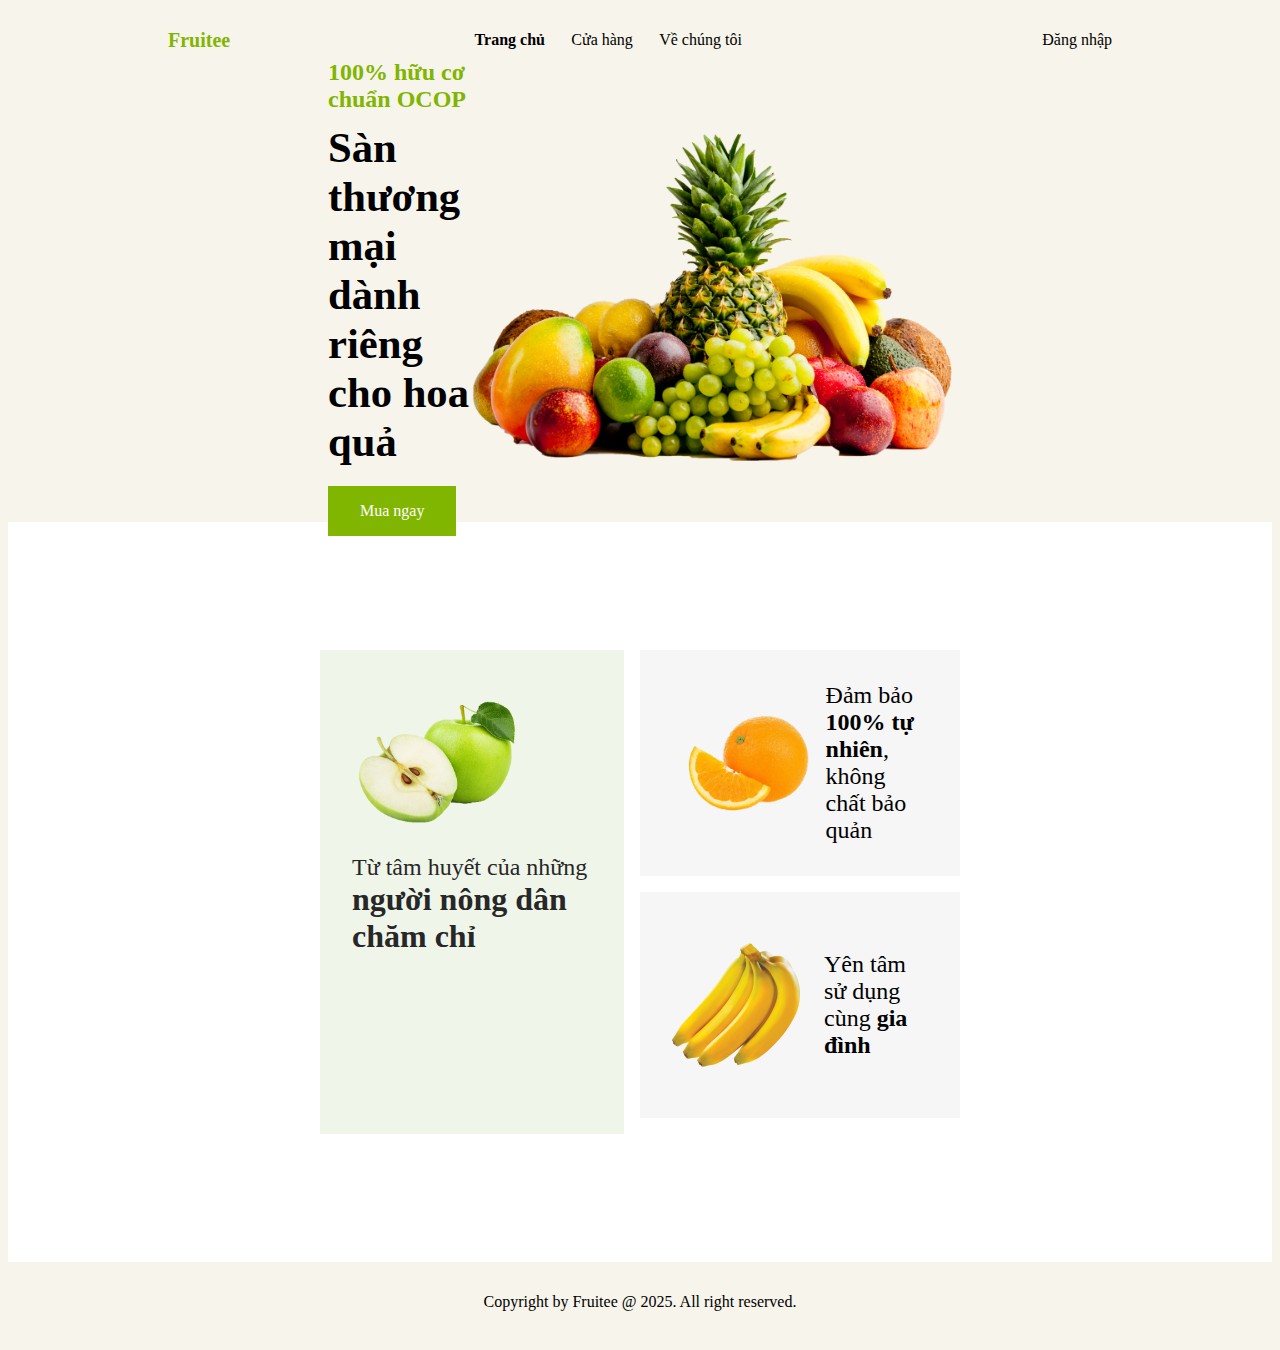
<file: index.html>
<!DOCTYPE html>
<html lang="en">
  <head>
    <meta charset="UTF-8" />
    <meta name="viewport" content="width=device-width, initial-scale=1.0" />
    <title>Fruitee</title>

    <link href="./css/styles.css" rel="stylesheet" />
    <link href="./css/index.css" rel="stylesheet" />
  </head>
  <body style="background-color: #f7f4eb">
    <div class="flex space-between items-center px-10 py-1">
      <a style="color: #80b600; font-size: 1.25rem" class="bold">Fruitee</a>
      <div class="w-1_4 flex space-evenly">
        <a class="bold pointer">Trang chủ</a>
        <a class="pointer">Cửa hàng</a>
        <a class="pointer">Về chúng tôi</a>
      </div>
      <div class="flex items-center">
        <img
          src="./assets/svg/cart.svg"
          class="w_2 h_2"
          style="margin-right: 1.5rem; visibility: hidden"
        />
        <a class="pointer">Đăng nhập</a>
      </div>
    </div>

    <div class="flex space-between mx-20 h-1_2 items-center">
      <div>
        <p class="bold" style="color: #80b600; font-size: 18pt; margin: 0px">
          100% hữu cơ chuẩn OCOP
        </p>
        <p class="bold" style="font-size: 32pt; margin: 10px 0 20px 0">
          Sàn thương mại dành riêng cho hoa quả
        </p>
        <div
          style="background-color: #80b600; color: white"
          class="flex center px_2 py-1 w-fit pointer"
        >
          Mua ngay
        </div>
      </div>
      <img src="./assets/images/imgFruits.png" class="w_30 contain" />
    </div>

    <div
      class="w-full flex center items-center py-8"
      style="background-color: white"
    >
      <div class="grid w-1_2">
        <div class="first p-2 serif" style="margin-right: 1rem">
          <img src="./assets/images/imgApple.png" style="width: 70%" />
          <div class="inline-block">
            <p style="font-size: 1.5rem; color: #272727">
              Từ tâm huyết của những
            </p>
            <p style="font-size: 2rem; color: #272727" class="bold">
              người nông dân chăm chỉ
            </p>
          </div>
        </div>
        <div
          class="second flex p-2 items-center serif"
          style="margin-bottom: 1rem"
        >
          <img src="./assets/images/imgOrange.webp" style="width: 60%" />
          <a style="text-wrap: wrap; font-size: 1.5rem"
            >Đảm bảo <b>100% tự nhiên</b>, không chất bảo quản</a
          >
        </div>
        <div
          class="third flex p-2 items-center serif"
          style="margin-bottom: 1rem"
        >
          <img src="./assets/images/imgBanana.webp" style="width: 50%" />
          <a style="text-wrap: wrap; font-size: 1.5rem; margin-left: 1.5rem"
            >Yên tâm sử dụng cùng <b>gia đình</b></a
          >
        </div>
      </div>
    </div>

    <div style="height: 80px" class="flex items-center center">
      Copyright by Fruitee @ 2025. All right reserved.
    </div>
  </body>
</html>
</file>
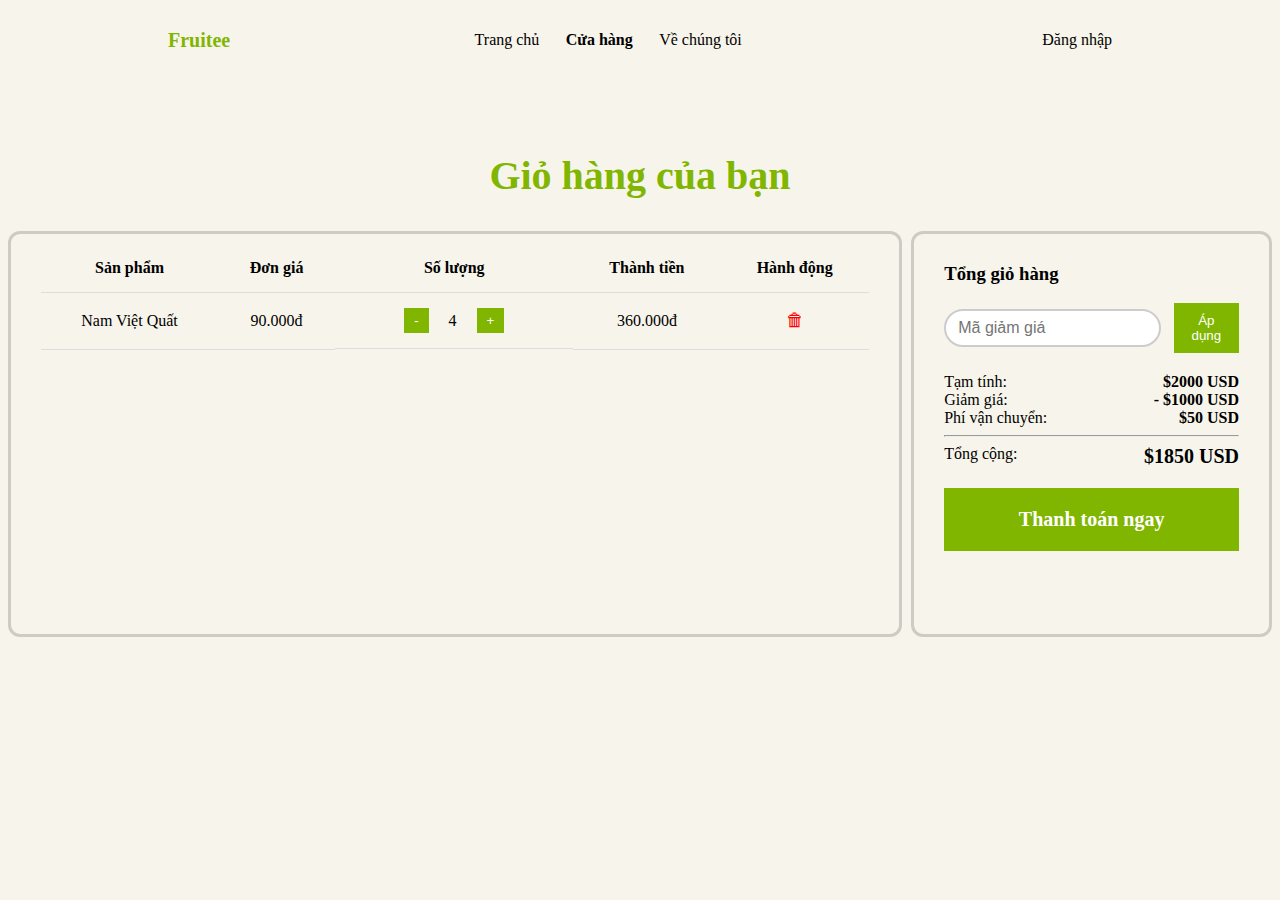
<file: cart.html>
<!DOCTYPE html>
<html lang="en">
  <head>
    <meta charset="UTF-8" />
    <meta name="viewport" content="width=device-width, initial-scale=1.0" />

    <title>Fruitee</title>

    <link
      rel="stylesheet"
      href="https://cdnjs.cloudflare.com/ajax/libs/font-awesome/6.4.2/css/all.min.css"
    />

    <link href="./css/styles.css" rel="stylesheet" />
    <link href="./css/cart.css" rel="stylesheet" />
  </head>
  <body style="background-color: #f7f4eb">
    <div class="flex space-between items-center px-10 py-1">
      <a style="color: #80b600; font-size: 1.25rem" class="bold">Fruitee</a>
      <div class="w-1_4 flex space-evenly">
        <a class="pointer">Trang chủ</a>
        <a class="bold pointer">Cửa hàng</a>
        <a class="pointer">Về chúng tôi</a>
      </div>
      <div class="flex items-center">
        <img
          src="./assets/svg/cart.svg"
          class="w_2 h_2"
          style="margin-right: 1.5rem; visibility: hidden"
        />
        <a class="pointer">Đăng nhập</a>
      </div>
    </div>
  </body>

  <div class="w-full center flex-col items-center" style="margin-top: 5rem">
    <div class="flex-col items-center">
      <p
        style="font-size: 2.5rem; color: #80b600; width: fit-content"
        class="bold"
      >
        Giỏ hàng của bạn
      </p>
    </div>

    <div
      class="w-full flex center"
      style="height: fit-content; margin-top: 2rem"
    >
      <div
        style="
          width: 70%;
          height: auto;
          border-radius: 12px;
          border: 3px solid rgba(39, 39, 39, 0.2);
          padding: 10px 30px;
        "
      >
        <div class="cart-table">
          <table>
            <tr>
              <th>Sản phẩm</th>
              <th>Đơn giá</th>
              <th>Số lượng</th>
              <th>Thành tiền</th>
              <th>Hành động</th>
            </tr>

            <!-- Jinja here -->
            <tr>
              <td>Nam Việt Quất</td>
              <td>90.000đ</td>
              <td class="quantity flex center">
                <button>-</button> 4 <button>+</button>
              </td>
              <td>360.000đ</td>
              <td><button class="delete-btn">🗑</button></td>
            </tr>
          </table>
        </div>
      </div>
      <div style="width: 10px"></div>
      <div
        style="
          height: 25rem;
          width: 30%;
          border-radius: 12px;
          border: 3px solid rgba(39, 39, 39, 0.2);
        "
      >
        <div class="order-summary" style="padding: 10px 30px">
          <h3>Tổng giỏ hàng</h3>
          <div class="flex center items-center">
            <input type="text" placeholder="Mã giảm giá" />
            <button style="margin-left: 8px" class="apply-button">
              Áp dụng
            </button>
          </div>
          <div style="margin-top: 20px">
            <div class="row flex space-between">
              <p>Tạm tính:</p>
              <strong>$2000 USD</strong>
            </div>
            <div class="row flex space-between">
              <p>Giảm giá:</p>
              <strong>- $1000 USD</strong>
            </div>
            <div class="row flex space-between">
              <p>Phí vận chuyển:</p>
              <strong>$50 USD</strong>
            </div>
            <hr />
            <div class="row flex space-between">
              <p>Tổng cộng:</p>
              <strong style="font-size: 1.25rem">$1850 USD</strong>
            </div>
          </div>
          <button class="checkout-btn" style="margin-top: 20px">
            <b>Thanh toán ngay</b>
          </button>
        </div>
      </div>
    </div>
  </div>
</html>
</file>
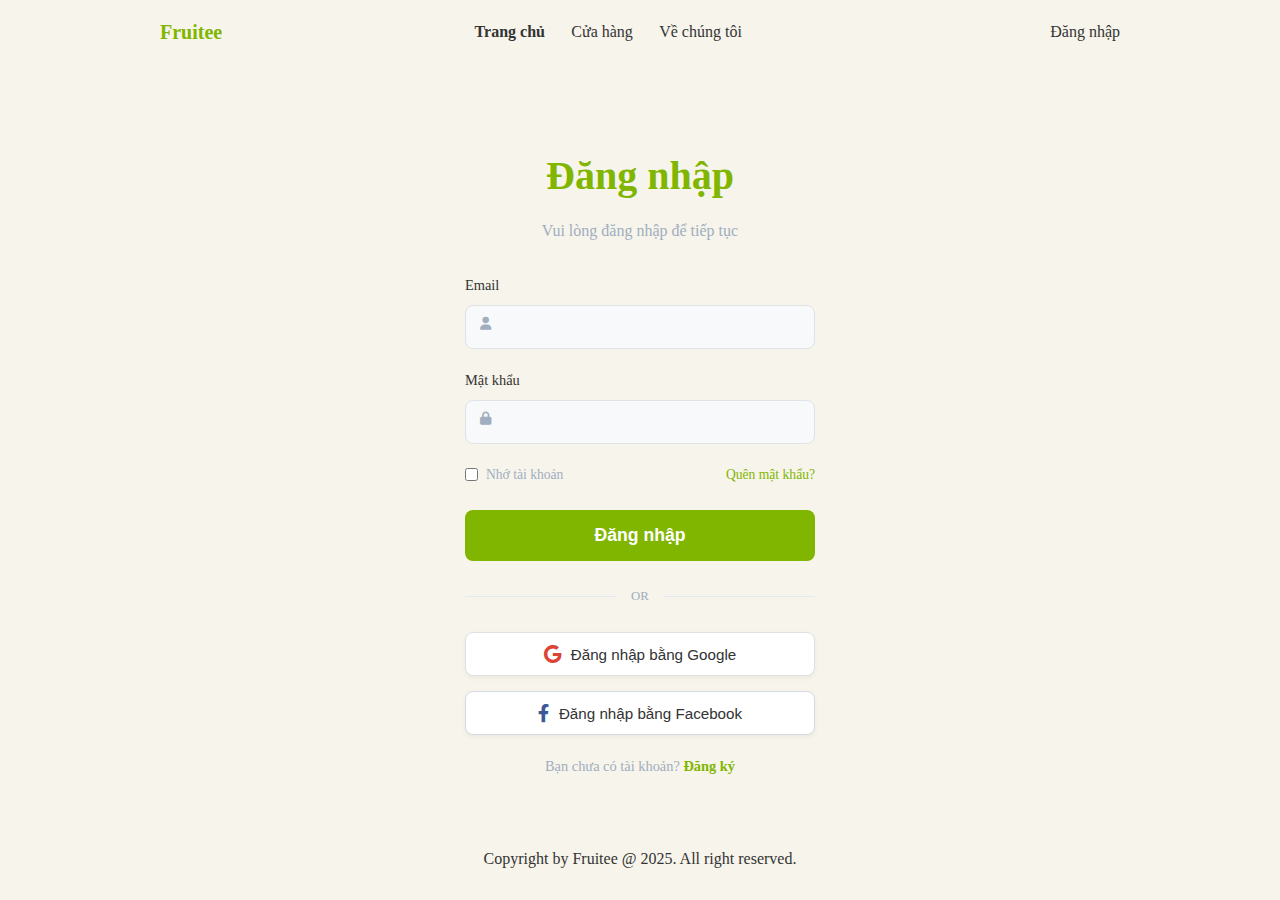
<file: login.html>
<!DOCTYPE html>
<html lang="en">
  <head>
    <meta charset="UTF-8" />
    <meta name="viewport" content="width=device-width, initial-scale=1.0" />
    <title>Fruitee</title>

    <link
      rel="stylesheet"
      href="https://cdnjs.cloudflare.com/ajax/libs/font-awesome/6.0.0-beta3/css/all.min.css"
    />
    <link href="./css/styles.css" rel="stylesheet" />
    <link href="./css/login.css" rel="stylesheet" />
  </head>
  <body style="background-color: #f7f4eb">
    <div class="flex space-between items-center px-10 py-1">
      <a
        style="color: #80b600; font-size: 1.25rem; text-decoration: none"
        class="bold"
        href="/"
        >Fruitee</a
      >
      <div class="w-1_4 flex space-evenly">
        <a class="bold pointer">Trang chủ</a>
        <a class="pointer">Cửa hàng</a>
        <a class="pointer">Về chúng tôi</a>
      </div>
      <div class="flex items-center">
        <img
          src="./assets/svg/cart.svg"
          class="w_2 h_2"
          style="margin-right: 1.5rem; visibility: hidden"
        />
        <a class="pointer">Đăng nhập</a>
      </div>
    </div>

    <div class="flex center" style="margin-top: 2.5rem">
      <div class="login-container">
        <form class="login-form" action="#" method="post">
          <h1 style="font-size: 2.5rem">Đăng nhập</h1>
          <p class="subtitle" style="font-size: 1rem">
            Vui lòng đăng nhập để tiếp tục
          </p>

          <div class="input-group">
            <label for="username"><i class="fas fa-user icon"></i>Email</label>
            <input type="text" id="username" name="username" required />
          </div>

          <div class="input-group">
            <label for="password"
              ><i class="fas fa-lock icon"></i> Mật khẩu</label
            >
            <input type="password" id="password" name="password" required />
          </div>

          <div class="options">
            <label class="remember-me">
              <input type="checkbox" name="remember" /> Nhớ tài khoản
            </label>
            <a href="#" class="forgot-password">Quên mật khẩu?</a>
          </div>

          <button type="submit" class="login-button">Đăng nhập</button>

          <div class="separator">
            <span>OR</span>
          </div>

          <button type="button" class="social-login google">
            <i class="fab fa-google"></i> Đăng nhập bằng Google
          </button>
          <button type="button" class="social-login facebook">
            <i class="fab fa-facebook-f"></i> Đăng nhập bằng Facebook
          </button>

          <p class="signup-link">
            Bạn chưa có tài khoản? <a href="#">Đăng ký</a>
          </p>
        </form>
      </div>
    </div>

    <div style="height: 80px" class="flex items-center center">
      Copyright by Fruitee @ 2025. All right reserved.
    </div>
  </body>
</html>
</file>
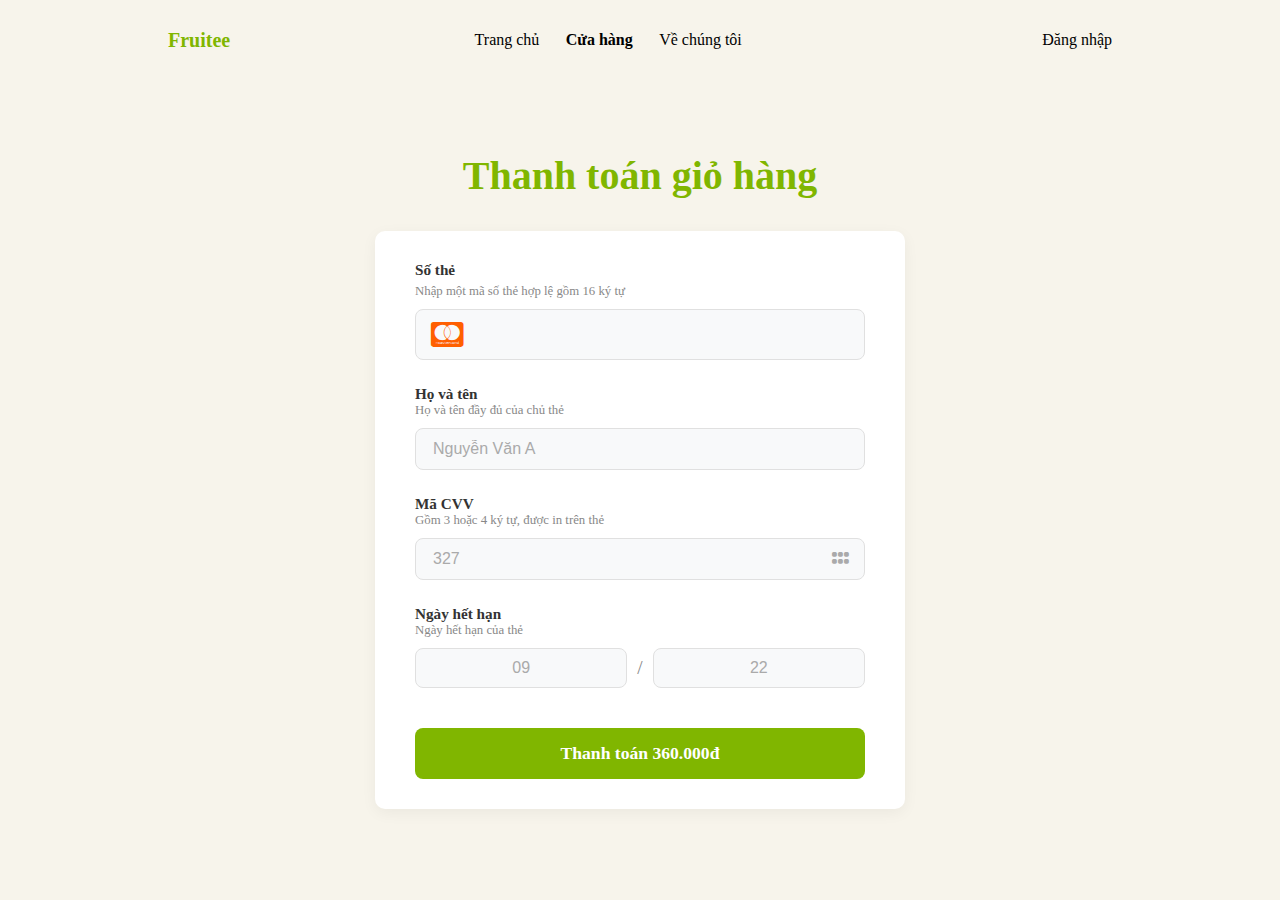
<file: payment.html>
<!DOCTYPE html>
<html lang="en">
  <head>
    <meta charset="UTF-8" />
    <meta name="viewport" content="width=device-width, initial-scale=1.0" />

    <title>Fruitee</title>

    <link
      rel="stylesheet"
      href="https://cdnjs.cloudflare.com/ajax/libs/font-awesome/6.4.2/css/all.min.css"
    />

    <link href="./css/styles.css" rel="stylesheet" />
    <link href="./css/payment.css" rel="stylesheet" />
  </head>
  <body style="background-color: #f7f4eb">
    <div class="flex space-between items-center px-10 py-1">
      <a style="color: #80b600; font-size: 1.25rem" class="bold">Fruitee</a>
      <div class="w-1_4 flex space-evenly">
        <a class="pointer">Trang chủ</a>
        <a class="bold pointer">Cửa hàng</a>
        <a class="pointer">Về chúng tôi</a>
      </div>
      <div class="flex items-center">
        <img
          src="./assets/svg/cart.svg"
          class="w_2 h_2"
          style="margin-right: 1.5rem; visibility: hidden"
        />
        <a class="pointer">Đăng nhập</a>
      </div>
    </div>
  </body>

  <div class="flex-col items-center">
    <p
      style="
        font-size: 2.5rem;
        color: #80b600;
        width: fit-content;
        margin-top: 5rem;
      "
      class="bold"
    >
      Thanh toán giỏ hàng
    </p>
  </div>

  <div class="w-full center flex-col items-center" style="margin-top: 2rem">
    <div class="payment-form-container">
      <form class="payment-form">
        <div class="form-section">
          <div class="section-header">
            <label class="main-label">Số thẻ</label>
          </div>
          <p class="subtitle">Nhập một mã số thẻ hợp lệ gồm 16 ký tự</p>
          <div class="input-group card-display">
            <i class="fa-brands fa-cc-mastercard card-icon"></i>
            <input id="card-number" />
          </div>
        </div>

        <div class="form-section">
          <label for="cvv" class="main-label">Họ và tên</label>
          <p class="subtitle">Họ và tên đầy đủ của chủ thẻ</p>
          <div class="input-group">
            <input type="text" id="cardOwnerName" placeholder="Nguyễn Văn A" />
          </div>
        </div>

        <div class="form-section">
          <label for="cvv" class="main-label">Mã CVV</label>
          <p class="subtitle">Gồm 3 hoặc 4 ký tự, được in trên thẻ</p>
          <div class="input-group">
            <input
              type="text"
              id="cvv"
              inputmode="numeric"
              maxlength="4"
              placeholder="327"
            />
            <i class="fa-solid fa-grip icon-right"></i>
          </div>
        </div>

        <div class="form-section expiry-section">
          <div>
            <label for="expiryMonth" class="main-label">Ngày hết hạn</label>
            <p class="subtitle">Ngày hết hạn của thẻ</p>
            <div class="input-group expiry-inputs">
              <input
                type="text"
                id="expiryMonth"
                inputmode="numeric"
                maxlength="2"
                placeholder="09"
              />
              <span class="separator">/</span>
              <input
                type="text"
                id="expiryYear"
                inputmode="numeric"
                maxlength="2"
                placeholder="22"
              />
            </div>
          </div>
        </div>
        <button type="submit" class="submit-button">Thanh toán 360.000đ</button>
      </form>
    </div>
  </div>
</html>
</file>
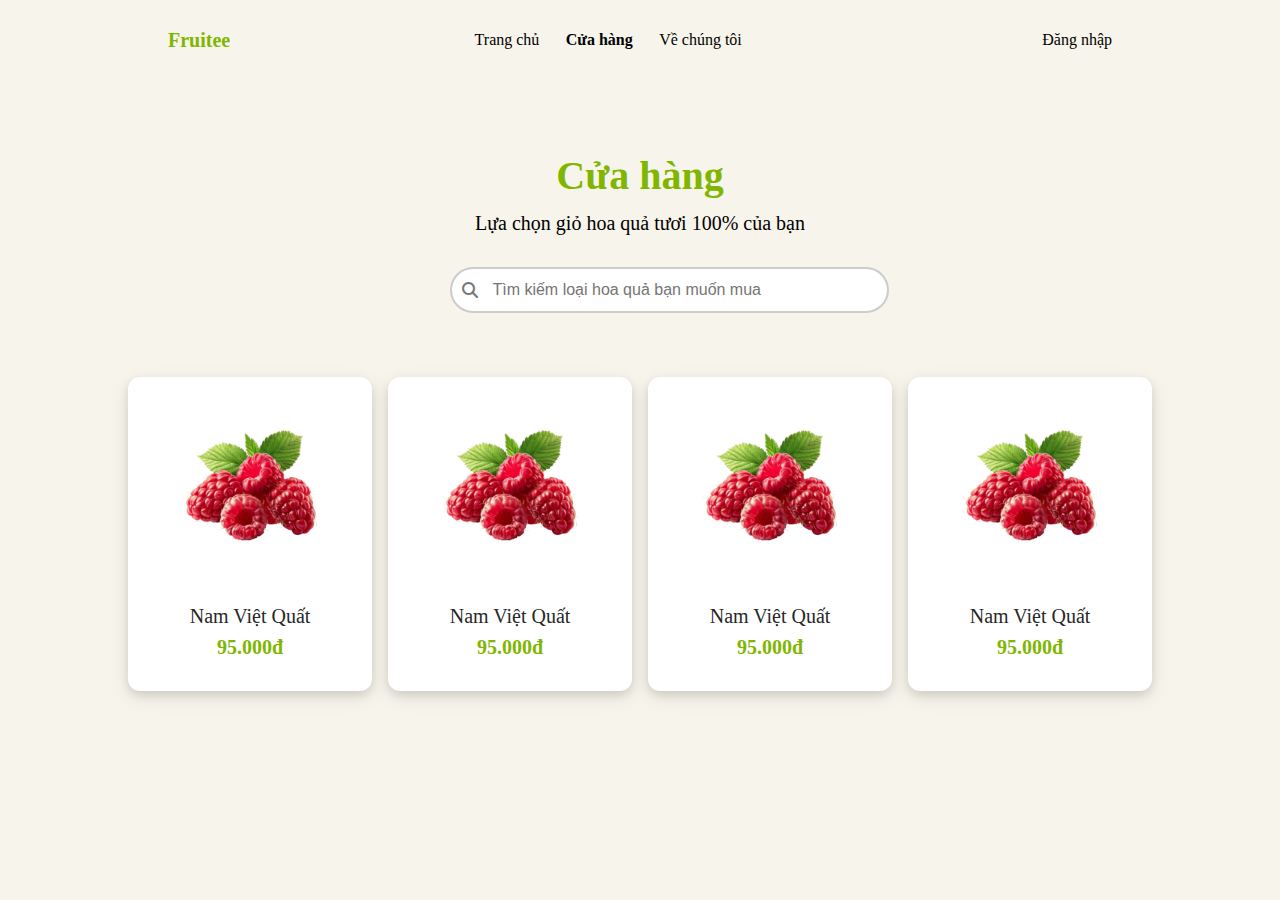
<file: shop.html>
<!DOCTYPE html>
<html lang="en">
  <head>
    <meta charset="UTF-8" />
    <meta name="viewport" content="width=device-width, initial-scale=1.0" />

    <title>Fruitee</title>

    
    <link
      rel="stylesheet"
      href="https://cdnjs.cloudflare.com/ajax/libs/font-awesome/6.4.2/css/all.min.css"
    />

    <link href="./css/styles.css" rel="stylesheet" />
    <link href="./css/index.css" rel="stylesheet" />
  </head>
  <body style="background-color: #f7f4eb">
    <div class="flex space-between items-center px-10 py-1">
      <a style="color: #80b600; font-size: 1.25rem" class="bold">Fruitee</a>
      <div class="w-1_4 flex space-evenly">
        <a class="pointer">Trang chủ</a>
        <a class="bold pointer">Cửa hàng</a>
        <a class="pointer">Về chúng tôi</a>
      </div>
      <div class="flex items-center">
        <img
          src="./assets/svg/cart.svg"
          class="w_2 h_2"
          style="margin-right: 1.5rem; visibility: hidden"
        />
        <a class="pointer">Đăng nhập</a>
      </div>
    </div>
  </body>

  <div class="w-full center flex-col items-center" style="margin-top: 5rem">
    <div class="flex-col items-center">
      <p
        style="font-size: 2.5rem; color: #80b600; width: fit-content"
        class="bold"
      >
        Cửa hàng
      </p>
      <p style="margin-top: 0.8rem; font-size: 1.25rem; width: fit-content">
        Lựa chọn giỏ hoa quả tươi 100% của bạn
      </p>
    </div>

    <div class="search-box" style="margin-top: 2rem">
      <input type="text" placeholder="Tìm kiếm loại hoa quả bạn muốn mua" />
      <i class="fa fa-search"></i>
    </div>

    <div
      style="
        margin-top: 4rem;
        margin-left: 2rem;
        margin-right: 2rem;
        gap: 16px;
        flex-wrap: wrap;
      "
      class="flex center"
    >
      <div
        class="p-2 shadow flex-col items-center space-between pointer"
        style="
          background-color: white;
          width: 180px;
          height: 250px;
          border-radius: 12px;
        "
      >
        <img
          src="./assets/images/imgRaspberry.webp"
          style="width: 150px; height: 150px; object-fit: cover"
        />
        <div class="flex-col items-center">
          <p style="font-size: 1.25rem; color: #272727">Nam Việt Quất</p>
          <p
            style="font-size: 1.25rem; color: #80b600; margin-top: 8px"
            class="semibold"
          >
            95.000đ
          </p>
        </div>
      </div>

      <div
        class="p-2 shadow flex-col items-center space-between pointer"
        style="
          background-color: white;
          width: 180px;
          height: 250px;
          border-radius: 12px;
        "
      >
        <img
          src="./assets/images/imgRaspberry.webp"
          style="width: 150px; height: 150px; object-fit: cover"
        />
        <div class="flex-col items-center">
          <p style="font-size: 1.25rem; color: #272727">Nam Việt Quất</p>
          <p
            style="font-size: 1.25rem; color: #80b600; margin-top: 8px"
            class="semibold"
          >
            95.000đ
          </p>
        </div>
      </div>

      <div
        class="p-2 shadow flex-col items-center space-between pointer"
        style="
          background-color: white;
          width: 180px;
          height: 250px;
          border-radius: 12px;
        "
      >
        <img
          src="./assets/images/imgRaspberry.webp"
          style="width: 150px; height: 150px; object-fit: cover"
        />
        <div class="flex-col items-center">
          <p style="font-size: 1.25rem; color: #272727">Nam Việt Quất</p>
          <p
            style="font-size: 1.25rem; color: #80b600; margin-top: 8px"
            class="semibold"
          >
            95.000đ
          </p>
        </div>
      </div>

      <div
        class="p-2 shadow flex-col items-center space-between pointer"
        style="
          background-color: white;
          width: 180px;
          height: 250px;
          border-radius: 12px;
        "
      >
        <img
          src="./assets/images/imgRaspberry.webp"
          style="width: 150px; height: 150px; object-fit: cover"
        />
        <div class="flex-col items-center">
          <p style="font-size: 1.25rem; color: #272727">Nam Việt Quất</p>
          <p
            style="font-size: 1.25rem; color: #80b600; margin-top: 8px"
            class="semibold"
          >
            95.000đ
          </p>
        </div>
      </div>
    </div>
  </div>
</html>
</file>
<file: css/styles.css>
body {
  font-family: Georgia, "Times New Roman", Times, serif;
}

p {
  margin: 0px;
}

.flex {
  display: flex;
}

.flex-col {
  display: flex;
  flex-direction: column;
}

.inline-block {
  display: inline-block;
}

.w-fit {
  width: fit-content;
}

.w_2 {
  width: 2rem;
}

.w_30 {
  width: 30rem;
}

.w-1_2 {
  width: 50vw;
}

.w-1_4 {
  width: 25vw;
}

.w-full {
  width: 100%;
}

.h_2 {
  height: 2rem;
}

.h-1_2 {
  height: 50vh;
}

.space-between {
  justify-content: space-between;
}

.space-evenly {
  justify-content: space-evenly;
}

.center {
  justify-content: center;
}

.items-center {
  align-items: center;
}

.contain {
  object-fit: contain;
}

.mx-10 {
  margin-left: 10rem;
  margin-right: 10rem;
}

.mx-20 {
  margin-left: 20rem;
  margin-right: 20rem;
}

.p-2 {
  padding: 2rem;
}

.px_2 {
  padding-left: 2rem;
  padding-right: 2rem;
}

.px-10 {
  padding-left: 10rem;
  padding-right: 10rem;
}

.py-1 {
  padding-top: 1rem;
  padding-bottom: 1rem;
}

.py-8 {
  padding-top: 8rem;
  padding-bottom: 8rem;
}

.grid {
  display: grid;
  grid-column-gap: 0px;
  grid-row-gap: 0px;
}

.serif {
  font-family: Georgia, "Times New Roman", Times, serif;
}

.bold {
  font-weight: bold;
}

.semibold {
  font-weight: 600;
}

.pointer {
  cursor: pointer;
}

.shadow {
  box-shadow: 0 4px 8px 0 rgba(0, 0, 0, 0.1), 0 6px 20px 0 rgba(0, 0, 0, 0.09);
}
</file>
<file: css/index.css>
.grid {
  grid-template-columns: repeat(2, 1fr);
  grid-template-rows: repeat(2, 1fr);
}

.first {
  grid-area: 1 / 1 / 3 / 2;
  background-color: #eff5e9;
}
.second {
  grid-area: 1 / 2 / 2 / 3;
  background-color: #f6f6f6;
}
.third {
  grid-area: 2 / 2 / 3 / 3;
  background-color: #f6f6f6;
}

.search-box {
  position: relative;
  width: 30%;
}

.search-box input {
  width: 100%;
  padding: 12px 15px 12px 40px;
  border: 2px solid #ccc;
  border-radius: 25px;
  outline: none;
  font-size: 16px;
  transition: 0.3s;
}

.search-box input:focus {
  border-color: #80b600;
}

.fa-search {
  position: absolute;
  top: 50%;
  left: 12px;
  transform: translateY(-50%);
  color: #777;
  font-size: 16px;
}

.search-box input:focus + .fa-search {
  color: #80b600;
}
</file>
<file: css/cart.css>
.cart-container {
  display: flex;
  justify-content: space-between;
  max-width: 900px;
  margin: auto;
  background: #fff;
  padding: 20px;
  border-radius: 10px;
  box-shadow: 0 0 10px rgba(0, 0, 0, 0.1);
}
table {
  width: 100%;
  border-collapse: collapse;
}
th,
td {
  padding: 15px;
  text-align: center;
  border-bottom: 1px solid #ddd;
}
.quantity {
  display: flex;
  align-items: center;
}
.quantity button {
  padding: 5px 10px;
  border: none;
  background: #80b600;
  color: #fff;
  cursor: pointer;
  margin: 0 20px;
}
.delete-btn {
  background: none;
  border: none;
  cursor: pointer;
  color: red;
  font-size: 18px;
}

.order-summary input {
  width: 70%;
  padding: 5px;
  margin-right: 5px;
}
.checkout-btn {
  background: #80b600;
  color: white;
  padding: 20px 10px;
  border: none;
  width: 100%;
  cursor: pointer;
  font-size: 1.25rem;
  font-family: Cambria, Cochin, Georgia, Times, "Times New Roman", serif;
}
.apply-button {
  background: #80b600;
  color: white;
  padding: 10px;
  border: none;
  cursor: pointer;
}

input {
  width: 100%;
  padding: 12px 15px 12px 40px;
  border: 2px solid #ccc;
  border-radius: 25px;
  outline: none;
  font-size: 16px;
  transition: 0.3s;
}

input:focus {
  border-color: #80b600;
}

input[type="text"] {
  padding: 8px 12px;
}
</file>
<file: css/login.css>
/* --- Variable Definitions --- */
:root {
  --primary-color: #80b600; /* A nice blue */
  --secondary-color: #80b600; /* A teal accent */
  --background-gradient-start: #f7f8fc;
  --background-gradient-end: #eef1f5;
  --text-color: #333;
  --input-border-color: #dfe3e8;
  --input-focus-color: var(--primary-color);
  --button-text-color: #fff;
  --light-gray: #a0aec0; /* For subtitles and links */
  --white: #ffffff;
  --shadow-color: rgba(0, 0, 0, 0.1);
  --separator-color: #e2e8f0;
  --google-color: #db4437;
  --facebook-color: #3b5998;
}

/* --- General Styles --- */
* {
  box-sizing: border-box;
  margin: 0;
  padding: 0;
}

body {
  justify-content: center;
  align-items: center;
  min-height: 100vh;
  color: var(--text-color);
  line-height: 1.6;
}

/* --- Login Container --- */
.login-container {
  padding: 40px 50px; /* More padding */
  border-radius: 12px; /* Softer edges */
  width: 100%;
  max-width: 450px; /* Slightly wider */
  text-align: center;
  overflow: hidden; /* Ensure contents respect border radius */
}

/* --- Form Elements --- */
.login-form h1 {
  color: var(--primary-color);
  margin-bottom: 10px;
  font-weight: 600;
  font-size: 2em; /* Larger title */
}

.login-form .subtitle {
  color: var(--light-gray);
  margin-bottom: 30px;
  font-size: 0.95em;
}

.input-group {
  margin-bottom: 20px;
  text-align: left;
  position: relative; /* Needed for icon positioning */
}

.input-group label {
  display: block;
  margin-bottom: 8px;
  font-weight: 400;
  font-size: 0.9em;
  color: var(--text-color);
}

.input-group .icon {
  margin-right: 8px;
  color: var(--light-gray);
}

.input-group input[type="text"],
.input-group input[type="password"] {
  width: 100%;
  padding: 12px 15px 12px 40px; /* Add padding for icon */
  border: 1px solid var(--input-border-color);
  border-radius: 8px;
  font-size: 1em;
  transition: border-color 0.3s ease, box-shadow 0.3s ease;
  background-color: #f8f9fa; /* Light background for input */
}

/* Position icons inside the input field */
.input-group .icon {
  position: absolute;
  left: 15px;
  top: 50%;
  transform: translateY(-50%); /* Center vertically */
  color: var(--light-gray);
  pointer-events: none; /* Make icon non-interactive */
  font-size: 0.9em; /* Adjust icon size */
  /* Adjust top position slightly if label is present */
  top: calc(50% + 13px); /* Adjust this value as needed */
}

/* Adjust input padding when there's no label (just placeholder) */
.input-group input::placeholder {
  color: var(--light-gray);
}

.input-group input:focus {
  outline: none;
  border-color: var(--input-focus-color);
  box-shadow: 0 0 0 3px rgba(74, 144, 226, 0.2); /* Focus ring */
}

/* --- Options (Remember Me / Forgot Password) --- */
.options {
  display: flex;
  justify-content: space-between;
  align-items: center;
  margin-bottom: 25px;
  font-size: 0.85em;
}

.remember-me {
  display: flex;
  align-items: center;
  color: var(--light-gray);
  cursor: pointer;
}

.remember-me input[type="checkbox"] {
  margin-right: 8px;
  accent-color: var(--primary-color); /* Style checkbox */
}

.forgot-password {
  color: var(--primary-color);
  text-decoration: none;
  transition: color 0.3s ease;
}

.forgot-password:hover {
  color: #3a7bc8; /* Darker blue on hover */
  text-decoration: underline;
}

.login-button {
  width: 100%;
  padding: 15px;
  background: linear-gradient(
    90deg,
    var(--primary-color),
    var(--secondary-color)
  );
  border: none;
  border-radius: 8px;
  color: var(--button-text-color);
  font-size: 1.1em;
  font-weight: 600;
  cursor: pointer;
  transition: background 0.3s ease, transform 0.1s ease, box-shadow 0.3s ease;
  margin-bottom: 25px; /* Space before separator */
}

.login-button:hover {
  background-color: #5b7817;
}

.login-button:active {
  transform: scale(0.98); /* Press down effect */
}

/* --- Separator --- */
.separator {
  display: flex;
  align-items: center;
  text-align: center;
  color: var(--light-gray);
  margin-bottom: 25px;
  font-size: 0.8em;
}

.separator::before,
.separator::after {
  content: "";
  flex: 1;
  border-bottom: 1px solid var(--separator-color);
}

.separator span {
  padding: 0 15px; /* Space around OR */
}

/* --- Social Login Buttons --- */
.social-login {
  width: 100%;
  padding: 12px;
  border-radius: 8px;
  font-size: 0.95em;
  font-weight: 500;
  cursor: pointer;
  transition: background-color 0.3s ease, color 0.3s ease, box-shadow 0.3s ease;
  border: 1px solid var(--input-border-color);
  background-color: var(--white);
  color: var(--text-color);
  display: flex;
  align-items: center;
  justify-content: center;
  margin-bottom: 15px;
  box-shadow: 0 2px 5px rgba(0, 0, 0, 0.05);
}

.social-login i {
  margin-right: 10px;
  font-size: 1.2em;
}

.social-login.google {
  border-color: #e0e0e0; /* Google grey */
}
.social-login.google:hover {
  background-color: #f7f7f7;
  box-shadow: 0 3px 8px rgba(0, 0, 0, 0.08);
}
.social-login.google i {
  color: var(--google-color);
}

.social-login.facebook {
  border-color: #d4d9e3; /* Facebook subtle */
}
.social-login.facebook:hover {
  background-color: #f7f7f7;
  box-shadow: 0 3px 8px rgba(0, 0, 0, 0.08);
}
.social-login.facebook i {
  color: var(--facebook-color);
}

/* --- Sign Up Link --- */
.signup-link {
  margin-top: 20px; /* Adjusted margin */
  font-size: 0.9em;
  color: var(--light-gray);
}

.signup-link a {
  color: var(--primary-color);
  text-decoration: none;
  font-weight: 600;
  transition: color 0.3s ease;
}

.signup-link a:hover {
  color: #3a7bc8; /* Darker blue */
  text-decoration: underline;
}

/* --- Responsive Adjustments --- */
@media (max-width: 500px) {
  .login-container {
    padding: 30px 25px; /* Less padding on small screens */
    max-width: 90%;
  }

  .login-form h1 {
    font-size: 1.8em;
  }

  .options {
    flex-direction: column; /* Stack options */
    align-items: flex-start;
    gap: 10px; /* Add space between stacked items */
  }

  .forgot-password {
    align-self: flex-start; /* Align forgot password left */
  }
}
</file>
<file: css/payment.css>
.payment-form-container {
  background-color: #ffffff;
  padding: 30px 40px;
  border-radius: 10px;
  box-shadow: 0 4px 15px rgba(0, 0, 0, 0.05);
  max-width: 450px; /* Adjust as needed */
  width: 100%;
}

.form-section {
  margin-bottom: 25px;
}

.section-header {
  display: flex;
  justify-content: space-between;
  align-items: center;
  margin-bottom: 5px;
}

.main-label {
  font-weight: 600;
  color: #333;
  font-size: 0.95rem;
}

.subtitle {
  font-size: 0.8rem;
  color: #888;
  margin-bottom: 10px;
}

.input-group {
  display: flex;
  align-items: center;
  background-color: #f8f9fa; /* Slightly different background for inputs */
  border: 1px solid #e0e0e0;
  border-radius: 8px;
  padding: 10px 15px;
  position: relative; /* Needed for absolute positioned icons if used */
}

.input-group input {
  flex-grow: 1; /* Input takes remaining space */
  border: none;
  outline: none;
  background-color: transparent; /* Inherit from parent */
  font-size: 1rem;
  color: #333;
}

.input-group input::placeholder {
  color: #aaa;
}

/* Specific Input Field Styling */
.expiry-section .input-group {
  padding: 0; /* Remove padding to place inputs side-by-side */
  background-color: transparent;
  border: none;
}
.expiry-inputs input {
  width: 60px; /* Fixed width for MM/YY */
  text-align: center;
  background-color: #f8f9fa;
  border: 1px solid #e0e0e0;
  border-radius: 8px;
  padding: 10px 5px; /* Adjust padding */
  font-size: 1rem;
}

.expiry-inputs .separator {
  margin: 0 10px;
  font-size: 1.2rem;
  color: #888;
  line-height: 40px; /* Align with inputs */
}

/* Card Number Display Specific Styles */
.card-display {
  background-color: #f8f9fa;
  font-size: 1rem;
  color: #333;
  justify-content: space-between; /* Distribute items */
}
.card-icon {
  color: #ff5f00; /* Mastercard orange/red */
  font-size: 1.8rem; /* Larger icon */
  margin-right: 10px;
}
.card-number-part {
  font-family: "Courier New", Courier, monospace; /* Monospace font for numbers */
  letter-spacing: 1px;
  margin: 0 2px; /* Small gap */
}

/* Icons inside input groups */
.icon-right {
  color: #aaa;
  margin-left: 10px;
  font-size: 1.2rem;
}

.submit-button {
  width: 100%;
  padding: 15px;
  background-color: #80b600;
  color: white;
  border: none;
  border-radius: 8px;
  font-size: 1.1rem;
  font-weight: 600;
  cursor: pointer;
  transition: background-color 0.2s ease;
  margin-top: 15px;
  font-family: Georgia, "Times New Roman", Times, serif;
}

.submit-button:hover {
  background-color: #5b7817;
}
</file>
